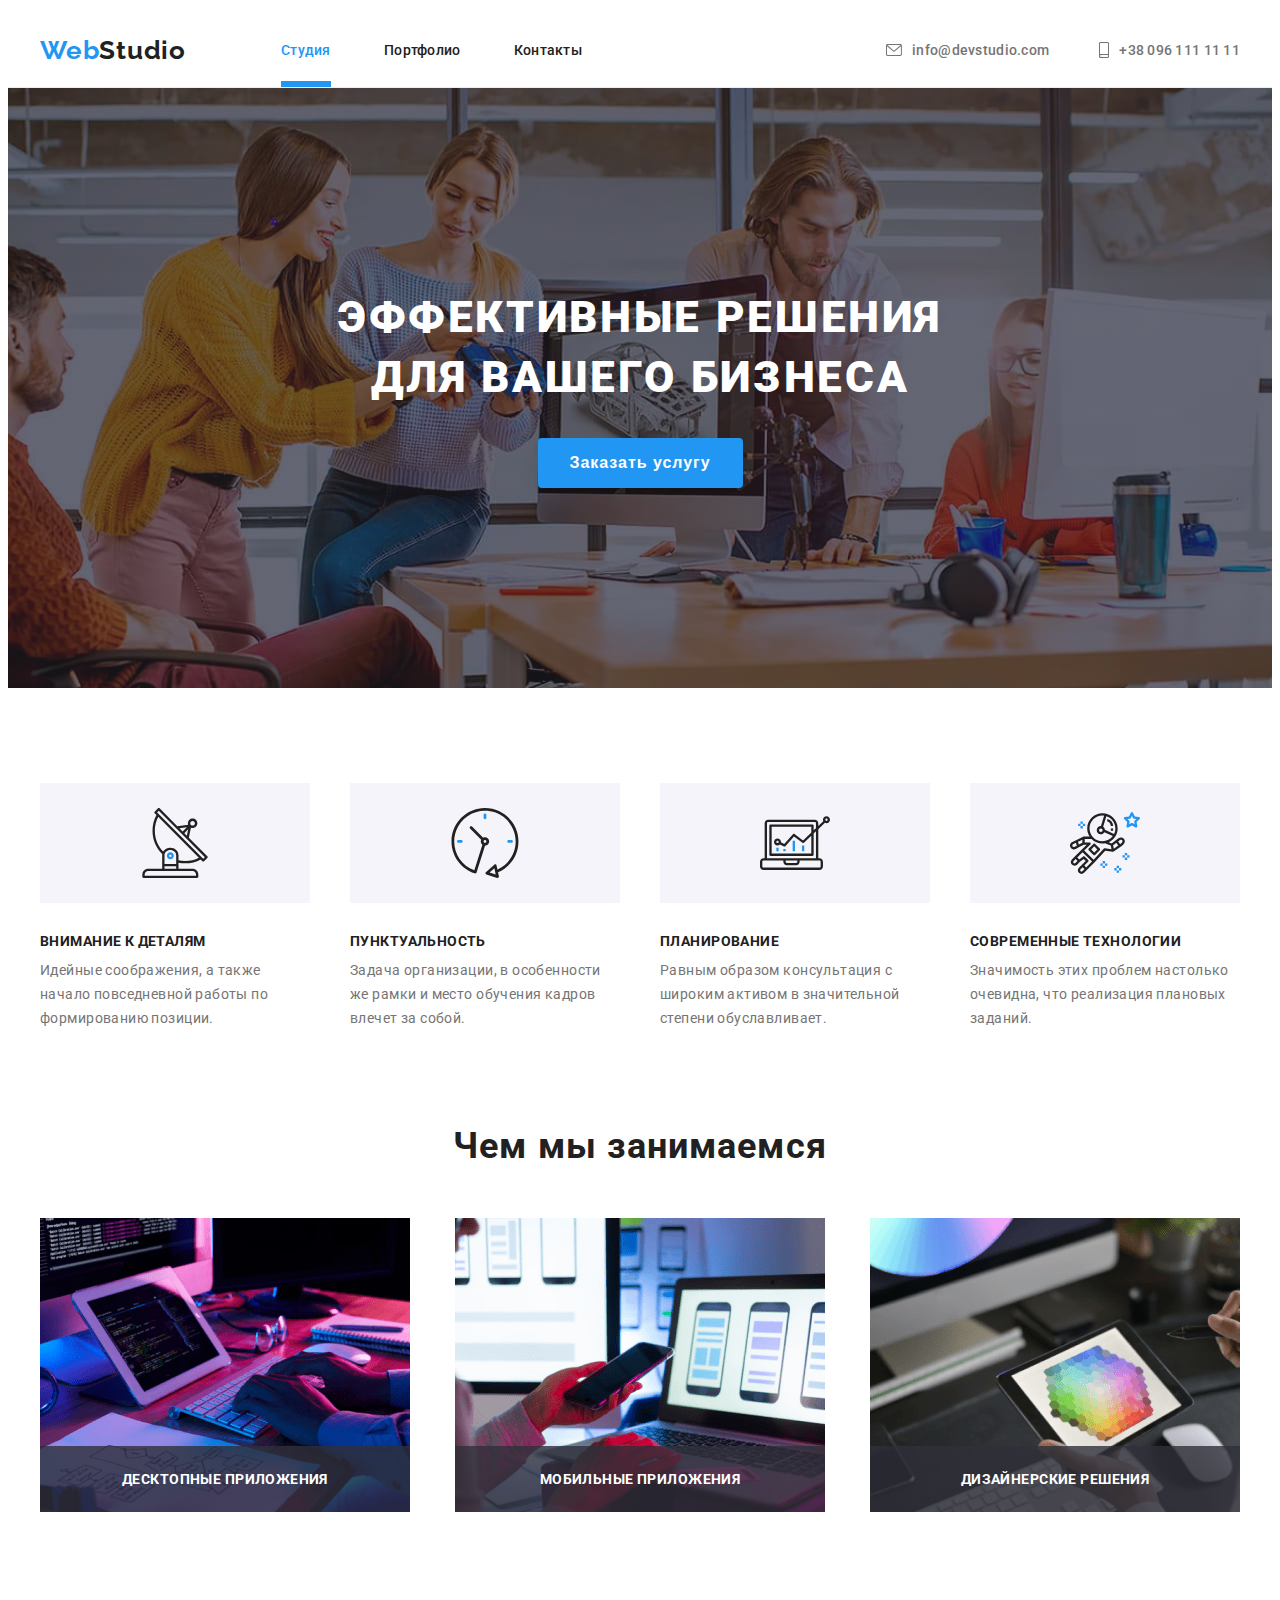
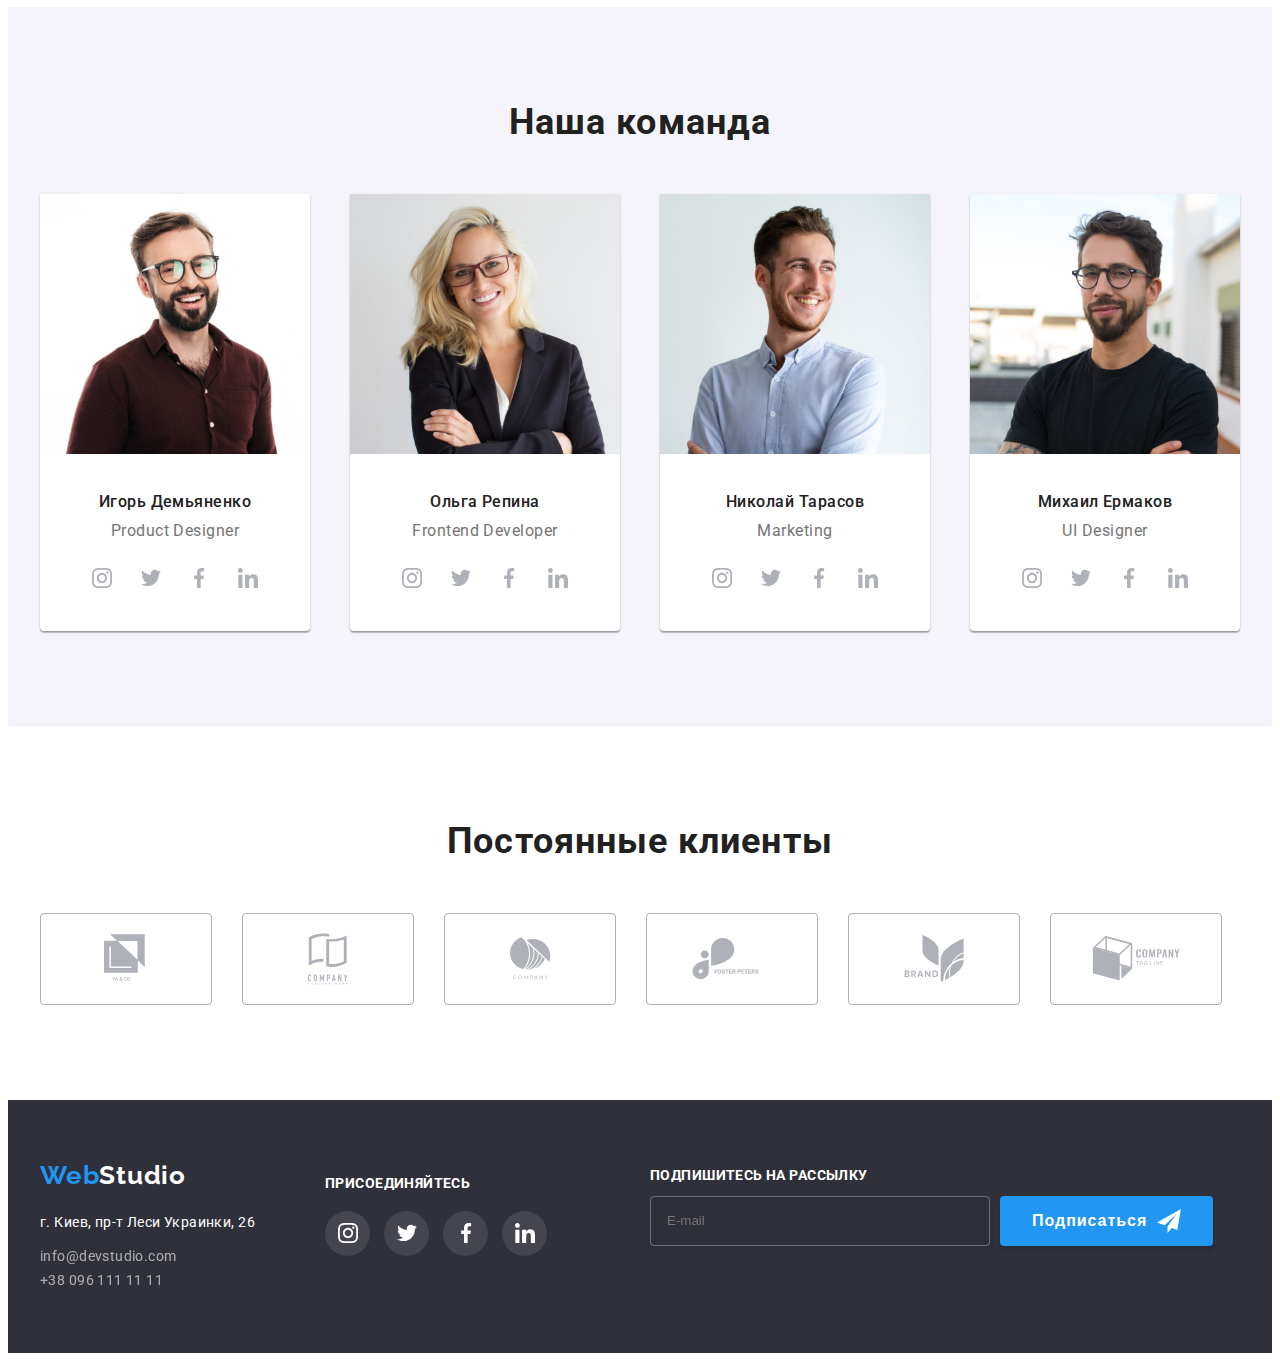
<file: index.html>
<!DOCTYPE html>
<html lang="ru">

<head>
    <meta charset="UTF-8" />
    <meta name="viewport" content="width=device-width, initial-scale=1.0" />
    <title>Студия</title>
    <link
        href="https://fonts.googleapis.com/css2?family=Raleway:wght@700&family=Roboto:wght@400;500;700;900&display=swap"
        rel="stylesheet" />
    <link rel="stylesheet" href="https://cdnjs.cloudflare.com/ajax/libs/modern-normalize/1.0.0/modern-normalize.min.css"
        integrity="sha512-ISS7cAi1PEhQ8jnbJpJZMd29NlhNj4AWYyLOSp2CE/CsHxTCu+r+t0D2yoJudVrd0/8fTVPUVDzY5Tvli75u/g=="
        crossorigin="anonymous" />
    <link rel="stylesheet" href="./css/main.min.css">
</head>

<body>
    <!-- навигация+лого -->
    <header class="header">
        <div class="container">
            <nav class="main-nav">
                <a href="./index.html" class="logo"><span>Web</span>Studio</a>
                <ul class="list">
                    <li class="site-nav item">
                        <a href="" class="nav-border current">Студия</a>
                    </li>
                    <li class="site-nav item">
                        <a href="./portfolio.html">Портфолио</a>
                    </li>
                    <li class="site-nav item">
                        <a href="">Контакты</a>
                    </li>
                </ul>
                <ul class="header-mail-tel">
                    <li class="header-center">
                        <a href="" class="link-icons-header item header-center">
                            <svg class="icon-contacts-header" width="16" height="12">
                                <use href="./img/sprite.svg#icon-envelope"></use>
                            </svg>
                            info@devstudio.com
                        </a>
                        <a href="" class="link-icons-header item header-center">
                            <svg class="icon-contacts-header" width="10" height="16">
                                <use href="./img/sprite.svg#icon-smartphone"></use>
                            </svg>
                            +38 096 111 11 11
                        </a>
                    </li>
                </ul>
            </nav>
        </div>
    </header>
    <main>
        <!-- Герой -->
        <div class="overlay">
            <section class="hero">
                <div class="container">
                    <h1 class="hero-title">
                        Эффективные решения<br />для вашего бизнеса
                    </h1>
                    <button class="button btn" data-modal-open>Заказать услугу</button>
                </div>
            </section>
        </div>
        <!-- Особенности -->
        <section class="section no-padding-bottom">
            <div class="container">
                <!-- <h2>Особенности</h2> -->
                <ul class="section-features list">
                    <li class="features-icons">
                        <div class="background">
                            <svg class="icons-items" width="70" height="70">
                                <use href="./img/sprite.svg#icon-antenna"></use>
                            </svg>
                        </div>
                        <h3 class="section-title-features">Внимание к деталям</h3>
                        <p class="selection-text">
                            Идейные соображения, а также начало повседневной работы по
                            формированию позиции.
                        </p>
                    </li>
                    <li class="features-icons">
                        <div class="background">
                            <svg class="icons-items" width="70" height="70">
                                <use href="./img/sprite.svg#icon-clock"></use>
                            </svg>
                        </div>
                        <h3 class="section-title-features">Пунктуальность</h3>
                        <p class="selection-text">
                            Задача организации, в особенности же рамки и место обучения
                            кадров влечет за собой.
                        </p>
                    </li>
                    <li class="features-icons">
                        <div class="background">
                            <svg class="icons-items" width="70" height="70">
                                <use href="./img/sprite.svg#icon-diagram"></use>
                            </svg>
                        </div>
                        <h3 class="section-title-features">Планирование</h3>
                        <p class="selection-text">
                            Равным образом консультация с широким активом в значительной
                            степени обуславливает.
                        </p>
                    </li>
                    <li class="features-icons">
                        <div class="background">
                            <svg class="icons-items" width="70" height="70">
                                <use href="./img/sprite.svg#icon-astronaut"></use>
                            </svg>
                        </div>
                        <h3 class="section-title-features">Современные технологии</h3>
                        <p class="selection-text">
                            Значимость этих проблем настолько очевидна, что реализация
                            плановых заданий.
                        </p>
                    </li>
                </ul>
            </div>
        </section>
        <!-- Чем мы занимаемся -->
        <section class="section">
            <div class="container">
                <h2 class="section-title">Чем мы занимаемся</h2>
                <ul class="img-works list">
                    <li class="works-items list">
                        <img src="./img/img.png" alt="компьютер" width="370" />
                        <p class="img-works-title">Десктопные приложения</p>
                    </li>
                    <li class="works-items">
                        <img src="./img/img1.png" alt="телефон" width="370" />
                        <p class="img-works-title">Мобильные приложения</p>
                    </li>
                    <li class="works-items">
                        <img src="./img/img2.png" alt="планшет" width="370" />
                        <p class="img-works-title">Дизайнерские решения</p>
                    </li>
                </ul>
            </div>
        </section>
        <!-- Наша команда -->
        <section class="section center team no-padding-bottom">
            <div class="container">
                <h2 class="section-title">Наша команда</h2>
                <ul class="section-names list">
                    <li class="section-names-shadow">
                        <img src="./img/1.jpg" alt="Игорь" width="270" />
                        <div class="section-title-name-position">
                            <h3 class="section-title-names">Игорь Демьяненко</h3>
                            <p class="section-title-position">Product Designer</p>
                            <a href="" class="link-social-icons decoration-no">
                                <svg class="names-social-icons" width="20" height="20">
                                    <use href="./img/sprite.svg#icon-instagram">
                                    </use>
                                </svg>
                            </a>
                            <a href="" class="link-social-icons decoration-no">
                                <svg class="" width="20" height="20">
                                    <use href="./img/sprite.svg#icon-twitter">
                                    </use>
                                </svg>
                            </a>
                            <a href="" class="link-social-icons decoration-no">
                                <svg class="" width="20" height="20">
                                    <use href="./img/sprite.svg#icon-facebook">
                                    </use>
                                </svg>
                            </a>
                            <a href="" class="link-social-icons decoration-no">
                                <svg class="" width="20" height="20">
                                    <use href="./img/sprite.svg#icon-linkedin">
                                    </use>
                                </svg>
                            </a>
                        </div>
                    </li>
                    <li class="section-names-shadow">
                        <img src="./img/2.jpg" alt="Ольга" width="270" />
                        <div class="section-title-name-position list">
                            <h3 class="section-title-names">Ольга Репина</h3>
                            <p class="section-title-position">Frontend Developer</p>
                            <a href="" class="link-social-icons decoration-no">
                                <svg class="names-social-icons" width="20" height="20">
                                    <use href="./img/sprite.svg#icon-instagram">
                                    </use>
                                </svg>
                            </a>
                            <a href="" class="link-social-icons decoration-no">
                                <svg class="names-social-icons" width="20" height="20">
                                    <use href="./img/sprite.svg#icon-twitter">
                                    </use>
                                </svg>
                            </a>
                            <a href="" class="link-social-icons decoration-no">
                                <svg class="names-social-icons" width="20" height="20">
                                    <use href="./img/sprite.svg#icon-facebook">
                                    </use>
                                </svg>
                            </a>
                            <a href="" class="link-social-icons decoration-no">
                                <svg class="names-social-icons" width="20" height="20">
                                    <use href="./img/sprite.svg#icon-linkedin">
                                    </use>
                                </svg>
                            </a>
                        </div>
                    </li>
                    <li class="section-names-shadow">
                        <img src="./img/3.jpg" alt="Николай" width="270" />
                        <div class="section-title-name-position">
                            <h3 class="section-title-names">Николай Тарасов</h3>
                            <p class="section-title-position">Marketing</p>
                            <a href="" class="link-social-icons decoration-no">
                                <svg class="names-social-icons" width="20" height="20">
                                    <use href="./img/sprite.svg#icon-instagram">
                                    </use>
                                </svg>
                            </a>
                            <a href="" class="link-social-icons decoration-no">
                                <svg class="names-social-icons" width="20" height="20">
                                    <use href="./img/sprite.svg#icon-twitter">
                                    </use>
                                </svg>
                            </a>
                            <a href="" class="link-social-icons decoration-no">
                                <svg class="names-social-icons" width="20" height="20">
                                    <use href="./img/sprite.svg#icon-facebook">
                                    </use>
                                </svg>
                            </a>
                            <a href="" class="link-social-icons decoration-no">
                                <svg class="names-social-icons" width="20" height="20">
                                    <use href="./img/sprite.svg#icon-linkedin">
                                    </use>
                                </svg>
                            </a>
                        </div>
                    </li>
                    <li class="section-names-shadow">
                        <img src="./img/4.jpg" alt="Михаил" width="270" />
                        <div class="section-title-name-position">
                            <h3 class="section-title-names">Михаил Ермаков</h3>
                            <p class="section-title-position">UI Designer</p>
                            <a href="" class="link-social-icons decoration-no">
                                <svg class="names-social-icons" width="20" height="20">
                                    <use href="./img/sprite.svg#icon-instagram">
                                    </use>
                                </svg>
                            </a>
                            <a href="" class="link-social-icons decoration-no">
                                <svg class="names-social-icons" width="20" height="20">
                                    <use href="./img/sprite.svg#icon-twitter">
                                    </use>
                                </svg>
                            </a>
                            <a href="" class="link-social-icons decoration-no">
                                <svg class="names-social-icons" width="20" height="20">
                                    <use href="./img/sprite.svg#icon-facebook">
                                    </use>
                                </svg>
                            </a>
                            <a href="" class="link-social-icons decoration-no">
                                <svg class="names-social-icons" width="20" height="20">
                                    <use href="./img/sprite.svg#icon-linkedin">
                                    </use>
                                </svg>
                            </a>
                        </div>
                    </li>
                </ul>
            </div>
        </section>
        <!-- Постоянные клиенты -->
        <section class="section center">
            <div class="container">
                <h2 class="section-title">Постоянные клиенты</h2>
                <ul class="clients list">
                    <li class="">
                        <a href="" class="clients-button list">
                            <svg class="clients-icons" width="45px" height="50px">
                                <use href="./img/sprite.svg#icon-logo-1"></use>
                            </svg>
                        </a>
                    </li>
                    <li class="">
                        <a href="" class="clients-button list">
                            <svg class="clients-icons" width="40px" height="52px">
                                <use href="./img/sprite.svg#icon-logo-2"></use>
                            </svg>
                        </a>
                    </li>
                    <li class="">
                        <a href="" class="clients-button list">
                            <svg class="clients-icons" width="41px" height="43px">
                                <use href="./img/sprite.svg#icon-logo-3"></use>
                            </svg>
                        </a>
                    </li>
                    <li class="">
                        <a href="" class="clients-button list">
                            <svg class="clients-icons" width="80px" height="42px">
                                <use href="./img/sprite.svg#icon-logo-4"></use>
                            </svg>
                        </a>
                    </li>
                    <li class="">
                        <a href="" class="clients-button list">
                            <svg class="clients-icons" width="60px" height="47px">
                                <use href="./img/sprite.svg#icon-logo-5"></use>
                            </svg>
                        </a>
                    </li>
                    <li class="">
                        <a href="" class="clients-button list">
                            <svg class="clients-icons" width="89px" height="45px">
                                <use href="./img/sprite.svg#icon-logo-6"></use>
                            </svg>
                        </a>
                    </li>
                </ul>
            </div>
        </section>
    </main>
    <!-- Подвал -->
    <footer class="footer">
        <div class="container footer-container-list">
            <div class="footer-container">
                <div class="footer-container-items">
                    <a href="./index.html" class="logo-footer"><span>Web</span>Studio</a>
                </div>
                <ul class="footer-contacts footer-container-items list">
                    <li class="footer-address">г. Киев, пр-т Леси Украинки, 26</li>
                    <li class="footer-address-mail-tel">
                        <a href="mailto:">info@devstudio.com</a>
                    </li>
                    <li class="footer-address-mail-tel">
                        <a href="tel:">+38 096 111 11 11</a>
                    </li>
                </ul>
            </div>
            <ul class="footer-icons list">
                <li class="">
                    <h3 class="section-title-footer">присоединяйтесь</h3>
                    <a href="" class="link-social-icons-footer">
                        <svg class="" width="20" height="20">
                            <use href="./img/sprite.svg#icon-instagram">
                            </use>
                        </svg>
                    </a>
                    <a href="" class="link-social-icons-footer">
                        <svg class="" width="20" height="20">
                            <use href="./img/sprite.svg#icon-twitter">
                            </use>
                        </svg>
                    </a>
                    <a href="" class="link-social-icons-footer">
                        <svg class="" width="20" height="20">
                            <use href="./img/sprite.svg#icon-facebook">
                            </use>
                        </svg>
                    </a>
                    <a href="" class="link-social-icons-footer">
                        <svg class="" width="20" height="20">
                            <use href="./img/sprite.svg#icon-linkedin">
                            </use>
                        </svg>
                    </a>
                </li>
            </ul>
            <form action="#" class="footer-form">
                <p class="form-field"> Подпишитесь на рассылку
                    <span class="form-field-imput">
                        <label for="email">
                            <input type="email" placeholder="E-mail" id="email" class="footer-form-email">
                        </label>
                        <button class="button btn btn-center" type="submit">Подписаться
                            <svg class="telegramm-icon" width="24" height="24">
                                <use href="./img/sprite.svg#telegram-icon"></use>
                            </svg>
                        </button>
                    </span>
                </p>
            </form>
        </div>
    </footer>
    <div class="backdrop is-hidden" data-modal>
        <div class="modal">
            <button type="button" class="close-btn" data-modal-close>
                <svg width="18" height="18">
                    <use href="./img/sprite.svg#icon-close-black-18dp">
                    </use>
                </svg>
            </button>
            <form action="#" class="form-modal">
                <p>Оставьте свои данные, мы вам перезвоним</p>
                <label>Имя
                    <input type="text" name="user-name">
                    <svg width="18" height="18" class="form-modal-icons">
                        <use href="./img/sprite.svg#icon-person-black">
                        </use>
                    </svg>
                </label>
                <label>Телефон
                    <input type="tel" name="user-tel">
                    <svg width="18" height="18" class="form-modal-icons">
                        <use href="./img/sprite.svg#icon-phone-black">
                        </use>
                    </svg>
                </label>
                <label>Почта
                    <input type="email" name="user-name">
                    <svg width="18" height="18" class="form-modal-icons">
                        <use href="./img/sprite.svg#icon-email-black">
                        </use>
                    </svg>
                </label>
                <label>Комментарий</label>
                <textarea name="coments" placeholder="Введите текст"></textarea>
                <span>
                    <input type="checkbox" class="modal-check visually-hidden" name="checkbox" id="user-checkbox"
                        value="accept-checkbox">
                    <label for="user-checkbox" class="modal-check-text">Соглашаюсь с рассылкой и принимаю
                        <a href="#" class="link-modal-form-checkbox"> Условия
                            договора</a></label>
                </span>
                <button class="button btn" type="submit">Отправить
                </button>
            </form>
        </div>
    </div>
    <script src="./js/modal.js"></script>
</body>

</html>
</file>
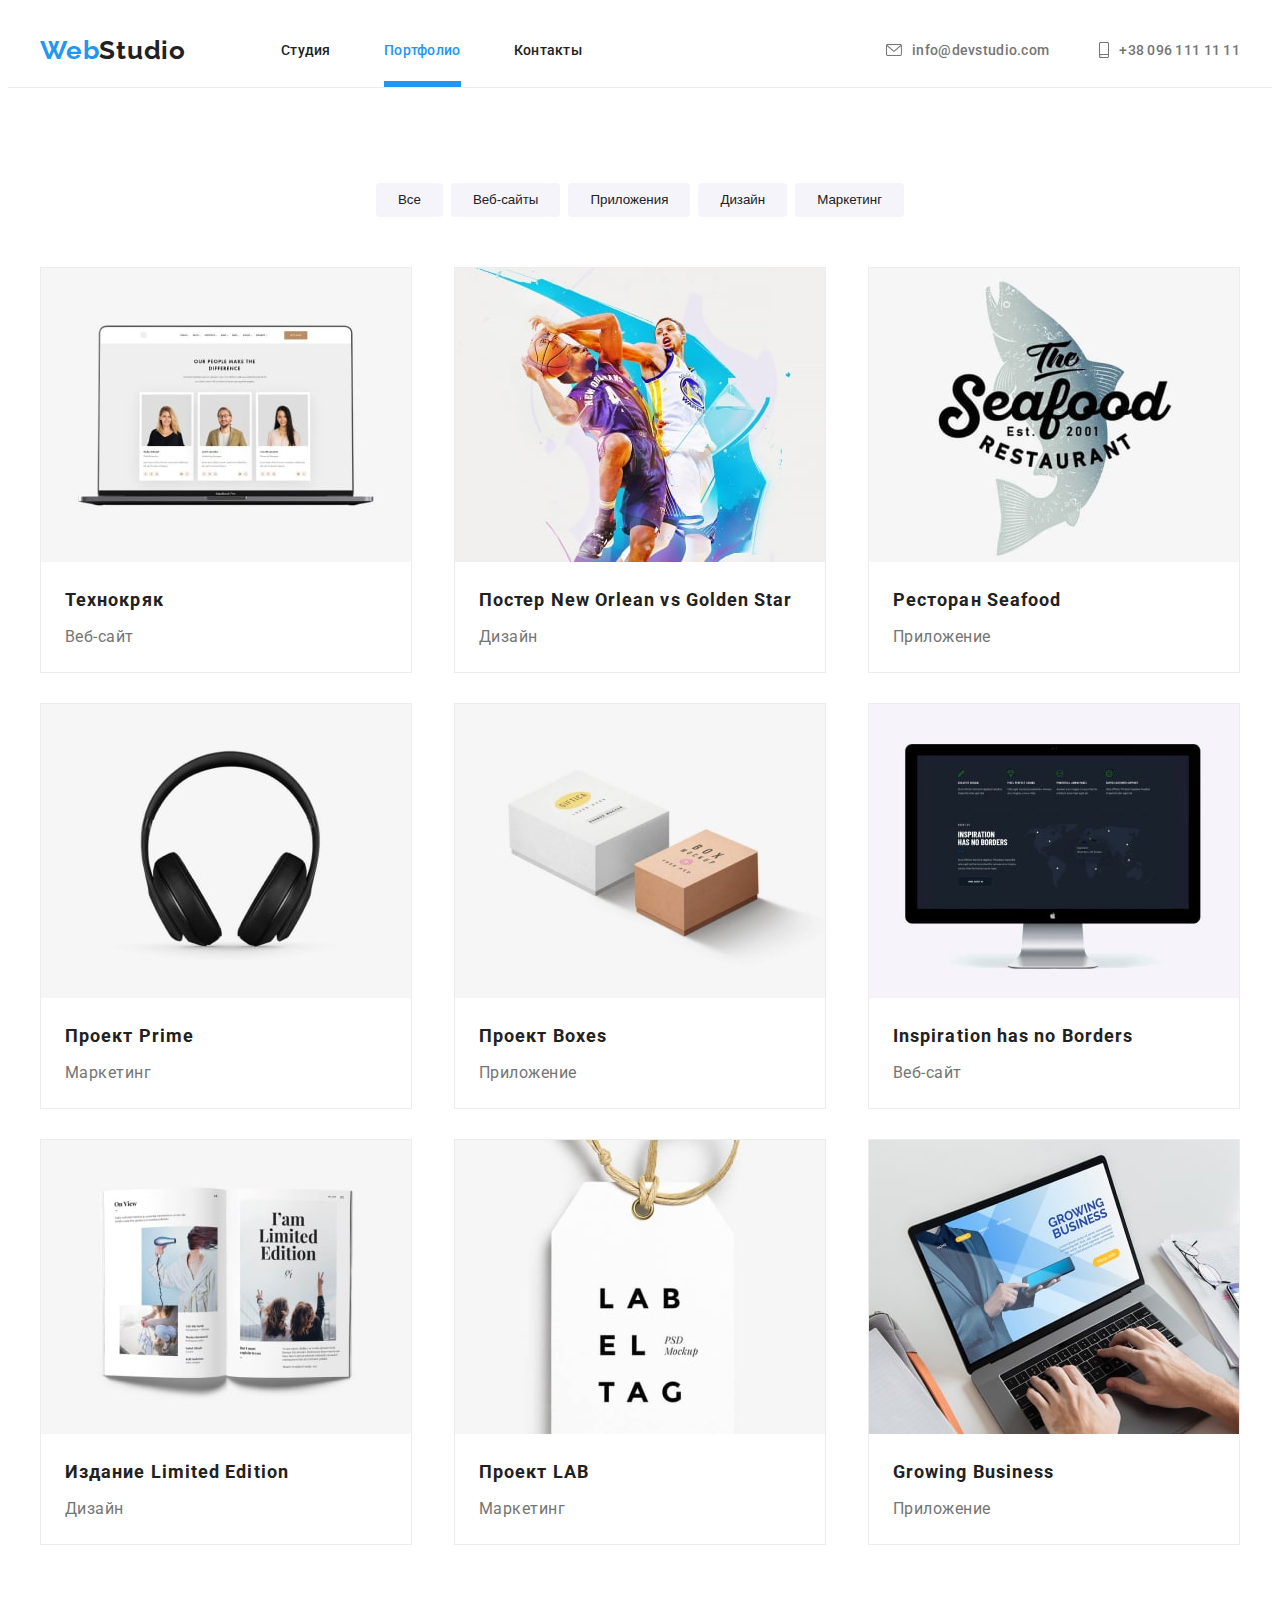
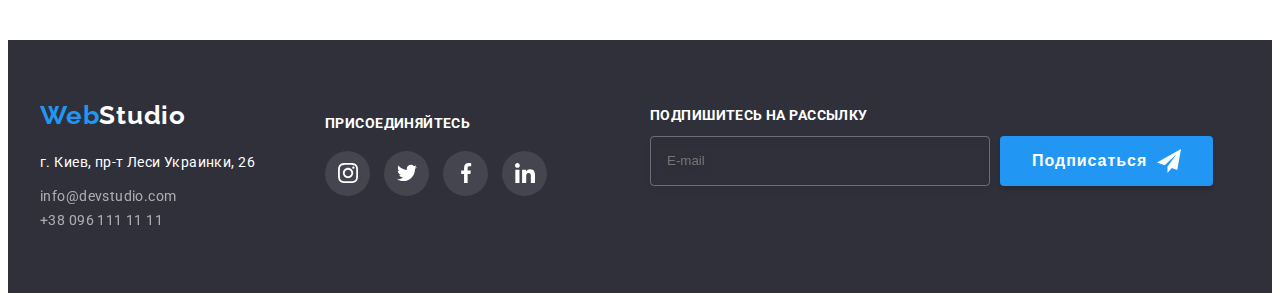
<file: portfolio.html>
<!DOCTYPE html>
<html lang="ru">

<head>
    <meta charset="UTF-8">
    <meta name="viewport" content="width=device-width, initial-scale=1.0">
    <title>Портфолио</title>
    <link
        href="https://fonts.googleapis.com/css2?family=Raleway:wght@700&family=Roboto:wght@400;500;700;900&display=swap"
        rel="stylesheet">
    <link rel="stylesheet" href="https://cdnjs.cloudflare.com/ajax/libs/modern-normalize/1.0.0/modern-normalize.min.css"
        integrity="sha512-ISS7cAi1PEhQ8jnbJpJZMd29NlhNj4AWYyLOSp2CE/CsHxTCu+r+t0D2yoJudVrd0/8fTVPUVDzY5Tvli75u/g=="
        crossorigin="anonymous" />
    <link rel="stylesheet" href="./css/main.min.css">
</head>

<body>
    <!-- навигация+лого -->
    <header class="header">
        <div class="container">
            <nav class="main-nav">
                <a href="./index.html" class="logo"><span>Web</span>Studio</a>
                <ul class="list">
                    <li class="site-nav">
                        <a href="./index.html">Студия</a>
                    </li>
                    <li class="site-nav">
                        <a href="./portfolio.html" class="nav-border current">Портфолио</a>
                    </li>
                    <li class="site-nav">
                        <a href="">Контакты</a>
                    </li>
                </ul>
                <ul class="header-mail-tel">
                    <li class="header-center">
                        <a href="" class="link-icons-header item header-center">
                            <svg class="icon-contacts-header" width="16" height="12">
                                <use href="./img/sprite.svg#icon-envelope"></use>
                            </svg>
                            info@devstudio.com
                        </a>
                        <a href="" class="link-icons-header item header-center">
                            <svg class="icon-contacts-header" width="10" height="16">
                                <use href="./img/sprite.svg#icon-smartphone"></use>
                            </svg>
                            +38 096 111 11 11
                        </a>
                    </li>
                </ul>
            </nav>
        </div>
    </header>
    <!-- Портфолио  -->
    <main>
        <section class="section no-margin-bottom">
            <div class="container">
                <ul class="button-portfolio">
                    <li class="item"><button class="button-portfolio-item">Все</button></li>
                    <li class="item"><button class="button-portfolio-item"> Веб-сайты</button></li>
                    <li class="item"><button class="button-portfolio-item">Приложения</button></li>
                    <li class="item"><button class="button-portfolio-item">Дизайн</button></li>
                    <li class="item"><button class="button-portfolio-item">Маркетинг</button></li>
                </ul>
                <ul class="portfolio-works list">
                    <li class="outline">
                        <a href="" class="portfolio-works-link">
                            <div class="portfolio-works-wrapper">
                                <img src="./img/img3.jpg" alt="Технокряк" width="370">
                                <p class="portfolio-img-title">Технокряк это современная площадка распространения
                                    коронавируса.
                                    Компании используют эту платформу для цифрового
                                    шпионажа и атак на защищённые сервера конкурентов.</p>
                            </div>
                            <div class="portfolio-title-text">
                                <h2 class="portfolio-works-title">Технокряк</h2>
                                <p class="portfolio-works-text">Веб-сайт</p>
                            </div>
                        </a>
                    </li>
                    <li class="outline">
                        <a href="" class="portfolio-works-link">
                            <div class="portfolio-works-wrapper">
                                <img src="./img/img4.jpg" alt="Постер" width="370">
                                <p class="portfolio-img-title">Технокряк это современная площадка распространения
                                    коронавируса.
                                    Компании используют эту платформу для цифрового
                                    шпионажа и атак на защищённые сервера конкурентов.</p>
                            </div>
                            <div class="portfolio-title-text">
                                <h2 class="portfolio-works-title">Постер New Orlean vs Golden Star</h2>
                                <p class="portfolio-works-text">Дизайн</p>
                            </div>
                        </a>
                    </li>
                    <li class="outline">
                        <a href="" class="portfolio-works-link">
                            <div class="portfolio-works-wrapper">
                                <img src="./img/img5.jpg" alt="Ресторан" width="370">
                                <p class="portfolio-img-title">Технокряк это современная площадка распространения
                                    коронавируса.
                                    Компании используют эту платформу для цифрового
                                    шпионажа и атак на защищённые сервера конкурентов.</p>
                            </div>
                            <div class="portfolio-title-text">
                                <h2 class="portfolio-works-title">Ресторан Seafood</h2>
                                <p class="portfolio-works-text">Приложение</p>
                            </div>
                        </a>
                    </li>
                    <li class="outline">
                        <a href="" class="portfolio-works-link">
                            <div class="portfolio-works-wrapper">
                                <img src="./img/img6.jpg" alt="Проект" width="370">
                                <p class="portfolio-img-title">Технокряк это современная площадка распространения
                                    коронавируса.
                                    Компании используют эту платформу для цифрового
                                    шпионажа и атак на защищённые сервера конкурентов.</p>
                            </div>
                            <div class="portfolio-title-text">
                                <h2 class="portfolio-works-title">Проект Prime</h2>
                                <p class="portfolio-works-text">Маркетинг</p>
                            </div>
                        </a>
                    </li>
                    <li class="outline">
                        <a href="" class="portfolio-works-link">
                            <div class="portfolio-works-wrapper">
                                <img src="./img/img7.jpg" alt="Проект Boxes" width="370">
                                <p class="portfolio-img-title">Технокряк это современная площадка распространения
                                    коронавируса.
                                    Компании используют эту платформу для цифрового
                                    шпионажа и атак на защищённые сервера конкурентов.</p>
                            </div>
                            <div class="portfolio-title-text">
                                <h2 class="portfolio-works-title">Проект Boxes</h2>
                                <p class="portfolio-works-text">Приложение</p>
                            </div>
                        </a>
                    </li>
                    <li class="outline">
                        <a href="" class="portfolio-works-link">
                            <div class="portfolio-works-wrapper">
                                <img src="./img/img8.jpg" alt="Inspiration" width="370">
                                <p class="portfolio-img-title">Технокряк это современная площадка распространения
                                    коронавируса.
                                    Компании используют эту платформу для цифрового
                                    шпионажа и атак на защищённые сервера конкурентов.</p>
                            </div>
                            <div class="portfolio-title-text">
                                <h2 class="portfolio-works-title">Inspiration has no Borders</h2>
                                <p class="portfolio-works-text">Веб-сайт</p>
                            </div>
                        </a>
                    </li>
                    <li class="outline">
                        <a href="" class="portfolio-works-link">
                            <div class="portfolio-works-wrapper">
                                <img src="./img/img9.jpg" alt="Издание" width="370">
                                <p class="portfolio-img-title">Технокряк это современная площадка распространения
                                    коронавируса.
                                    Компании используют эту платформу для цифрового
                                    шпионажа и атак на защищённые сервера конкурентов.</p>
                            </div>
                            <div class="portfolio-title-text">
                                <h2 class="portfolio-works-title">Издание Limited Edition</h2>
                                <p class="portfolio-works-text">Дизайн</p>
                            </div>
                        </a>
                    </li>
                    <li class="outline">
                        <a href="" class="portfolio-works-link">
                            <div class="portfolio-works-wrapper">
                                <img src="./img/img10.jpg" alt="Проект LAB" width="370">
                                <p class="portfolio-img-title">Технокряк это современная площадка распространения
                                    коронавируса.
                                    Компании используют эту платформу для цифрового
                                    шпионажа и атак на защищённые сервера конкурентов.</p>
                            </div>
                            <div class="portfolio-title-text">
                                <h2 class="portfolio-works-title">Проект LAB</h2>
                                <p class="portfolio-works-text">Маркетинг</p>
                            </div>
                        </a>
                    </li>
                    <li class="outline">
                        <a href="" class="portfolio-works-link">
                            <div class="portfolio-works-wrapper">
                                <img src="./img/img11.jpg" alt="Михаил" width="370">
                                <p class="portfolio-img-title">Технокряк это современная площадка распространения
                                    коронавируса.
                                    Компании используют эту платформу для цифрового
                                    шпионажа и атак на защищённые сервера конкурентов.</p>
                            </div>
                            <div class="portfolio-title-text">
                                <h2 class="portfolio-works-title">Growing Business</h2>
                                <p class="portfolio-works-text">Приложение</p>
                            </div>
                        </a>
                    </li>
                </ul>
            </div>
        </section>
    </main>
    <!-- Подвал -->
    <footer class="footer">
        <div class="container footer-container-list">
            <div class="footer-container">
                <div class="footer-container-items">
                    <a href="./index.html" class="logo-footer"><span>Web</span>Studio</a>
                </div>
                <ul class="footer-contacts footer-container-items list">
                    <li class="footer-address">г. Киев, пр-т Леси Украинки, 26</li>
                    <li class="footer-address-mail-tel">
                        <a href="mailto:">info@devstudio.com</a>
                    </li>
                    <li class="footer-address-mail-tel">
                        <a href="tel:">+38 096 111 11 11</a>
                    </li>
                </ul>
            </div>
            <ul class="footer-icons list">
                <li class="">
                    <h3 class="section-title-footer">присоединяйтесь</h3>
                    <a href="" class="link-social-icons-footer">
                        <svg class="" width="20" height="20">
                            <use href="./img/sprite.svg#icon-instagram">
                            </use>
                        </svg>
                    </a>
                    <a href="" class="link-social-icons-footer">
                        <svg class="" width="20" height="20">
                            <use href="./img/sprite.svg#icon-twitter">
                            </use>
                        </svg>
                    </a>
                    <a href="" class="link-social-icons-footer">
                        <svg class="" width="20" height="20">
                            <use href="./img/sprite.svg#icon-facebook">
                            </use>
                        </svg>
                    </a>
                    <a href="" class="link-social-icons-footer">
                        <svg class="" width="20" height="20">
                            <use href="./img/sprite.svg#icon-linkedin">
                            </use>
                        </svg>
                    </a>
                </li>
            </ul>
            <form action="#" class="footer-form">
                <p class="form-field"> Подпишитесь на рассылку
                    <span class="form-field-imput">
                        <label for="email">
                            <input type="email" placeholder="E-mail" id="email" class="footer-form-email">
                        </label>
                        <button class="button btn btn-center" type="submit">Подписаться
                            <svg class="telegramm-icon" width="24" height="24">
                                <use href="./img/sprite.svg#telegram-icon"></use>
                            </svg>
                        </button>
                    </span>
                </p>
            </form>
        </div>
    </footer>

</body>

</html>
</file>
<file: css/main.min.css>
body{background:#ffffff;color:#212121;font-family:Roboto, sans-serif}h1,h2,h3,h4,p{margin:0}.list{padding:0;margin:0}.container{width:1200px;padding-left:15px;padding-right:15px;margin-left:auto;margin-right:auto}.visually-hidden{position:absolute !important;clip:rect(1px 1px 1px 1px);clip:rect(1px, 1px, 1px, 1px);padding:0 !important;border:0 !important;height:1px !important;width:1px !important;overflow:hidden}:root{--primary-text-color: #212121;--title-text-color: #757575;--accent-color: #2196f3;--white-color: #ffffff;--background: #2f303a;--button-bgr: #f5f4fa;--bacground-secondary: #f5f4fa;--icons: #afb1b8;--timing-function: cubic-bezier(0.4, 0, 0.2, 1)}.header{font-size:14px;line-height:1.142;letter-spacing:0.02em;padding-top:20px;padding-bottom:15px;border-bottom:1px solid #ececec}.main-nav{display:flex;align-items:center}.site-nav{display:initial;position:relative;padding-top:25px;padding-bottom:29px;left:0;bottom:0;margin-left:50px}.site-nav a{color:var(--primary-text-color);text-decoration:none;font-weight:500;margin:0;transition-property:color;transition-duration:250ms;transition-timing-function:cubic-bezier(0.4, 0, 0.2, 1)}.site-nav a:hover,.site-nav a:focus{color:var(--accent-color)}.site-nav::after{content:"";position:absolute;left:0;bottom:0;display:block;width:0%;height:5px;background-color:var(--accent-color);transition:width 250ms var(--timing-function)}.site-nav:hover::after,.site-nav:focus::after{width:100%}.site-nav .item+.item{margin-left:40px}.site-nav .item{list-style:none;margin-left:90px}.nav-border.current{color:var(--accent-color)}.current{border-bottom:solid 6px var(--accent-color);padding-bottom:23px;width:100%}.header-mail-tel{align-items:center;font-weight:500;margin-left:auto;list-style:none}.header-mail-tel .item+.item{padding-left:50px}.header-center{display:flex;align-items:center}.link-icons-header:hover .icon-contacts-header,.link-icons-header:focus .icon-contacts-header{fill:var(--accent-color)}.icon-contacts-header{fill:var(--title-text-color);margin-right:10px;transition-property:fill;transition-duration:250ms;transition-timing-function:cubic-bezier(0.4, 0, 0.2, 1)}.link-icons-header{color:var(--title-text-color);text-decoration:none;transition-property:color;transition-duration:250ms;transition-timing-function:cubic-bezier(0.4, 0, 0.2, 1)}.link-icons-header:hover,.link-icons-header:focus{color:var(--accent-color)}.overlay{max-width:1600px;min-height:600px;margin-left:auto;margin-right:auto;background-image:linear-gradient(to right, rgba(47,48,58,0.4), rgba(47,48,58,0.4)),url(../img/bg.jpg);background-repeat:no-repeat;background-position:center;background-size:cover}.hero{text-align:center;margin:0;padding-bottom:200px;padding-top:200px}.hero-title{margin:0;font-weight:900;font-size:44px;line-height:1.363;letter-spacing:0.06em;text-transform:uppercase;color:var(--white-color);padding-bottom:30px}.footer{background:var(--background);padding-top:60px;padding-bottom:60px}.footer-contacts{font-size:14px;line-height:1.714;letter-spacing:0.03em;list-style:none;padding-top:20px}.footer-address,.footer-address-mail-tel a{text-decoration:none;color:var(--white-color);padding-bottom:10px}.footer-address-mail-tel a{color:var(--white-color);opacity:60%;padding-bottom:10px}.footer-address-mail-tel a:hover,.footer-address-mail-tel a:focus{color:var(--accent-color);opacity:100%}.logo-footer span{color:var(--accent-color)}.footer-icons{display:flex;list-style:none;margin-left:70px}.footer-container-list{display:flex}.section-title-footer{color:var(--white-color);font-weight:700;font-size:14px;line-height:1.142;text-transform:uppercase;padding-top:15px;padding-bottom:20px;letter-spacing:0.03em}.link-social-icons-footer{display:inline-flex;justify-content:center;align-items:center;width:45px;height:45px;border-radius:50%;background-color:rgba(255,255,255,0.1);fill:var(--white-color);margin-right:10px;transition-property:background-color;transition-duration:250ms;transition-timing-function:cubic-bezier(0.4, 0, 0.2, 1)}.link-social-icons-footer:hover,.link-social-icons-footer:focus{background-color:var(--accent-color)}.footer-form{margin-left:93px;font-weight:bold;font-size:14px;line-height:16px;letter-spacing:0.875;text-transform:uppercase;color:var(--white-color)}.form-field{display:flex;flex-direction:column;padding-top:15px;font-weight:bold;font-size:14px;line-height:0.875px;letter-spacing:0.03em;text-transform:uppercase}.form-field-imput{display:flex;align-items:center;padding-top:20px}.footer-form-email{border:1px solid rgba(255,255,255,0.3);box-sizing:border-box;filter:drop-shadow(0px 4px 4px rgba(0,0,0,0.15));border-radius:4px;width:340px;height:50px;background:transparent;padding-left:16px;margin-right:10px;color:var(--white-color);outline:none}.telegramm-icon{margin-left:10px}.button{min-width:200px;color:var(--white-color);background:var(--accent-color);border-radius:4px;padding:10px 32px;font-weight:bold;font-size:16px;line-height:1.875;text-decoration:none;letter-spacing:0.06em;box-shadow:0px 4px 4px rgba(0,0,0,0.15)}.btn{border:none}.button-portfolio{display:inline-block;list-style:none;font-size:16px;line-height:1.625;letter-spacing:0.03em;padding-bottom:50px;margin:0;padding-left:0}.button-portfolio-item{background-color:var(--button-bgr);border-radius:4px;color:var(--primary-text-color);padding:6px 22px;border:none;line-height:1.625;text-align:center;font-weight:500;transition-property:color, background-color, box-shadow;transition-duration:250ms;transition-timing-function:cubic-bezier(0.4, 0, 0.2, 1)}.button-portfolio-item:hover,.button-portfolio-item:focus{min-width:70px;border-radius:4px;color:var(--white-color);background-color:var(--accent-color);text-align:center;border:none;box-shadow:0px 4px 4px rgba(0,0,0,0.15);cursor:pointer}.button-portfolio{display:flex;justify-content:center}.button-portfolio .item+.item{margin-left:8px}.btn-center{display:flex;align-items:center}.logo,.logo-footer{color:var(--primary-text-color);font-family:Raleway;font-weight:700;font-size:26px;line-height:1.192;letter-spacing:0.03em;text-decoration:none}.logo{margin-right:45px}.logo span{color:var(--accent-color)}.logo-footer{color:var(--white-color)}section{color:var(--title-text-color);font-size:14px;line-height:1.714;letter-spacing:0.03em;padding-top:95px;padding-bottom:95px}section li{list-style:none}.section-features{display:flex;justify-content:space-between}.icons-items{display:flex;margin:auto;height:120px;background-color:var(--bacground-secondary);background-size:270px 120px}.section-title-features{width:270px;color:var(--primary-text-color);font-weight:700;font-size:14px;line-height:1.142;text-transform:uppercase;padding-top:30px;padding-bottom:10px;margin-top:0}.selection-text{width:270px}.section-title{font-weight:700;font-size:36px;line-height:1.166;text-align:center;letter-spacing:0.03em;color:var(--primary-text-color);margin-top:0;padding-bottom:50px}.img-works{display:flex;justify-content:space-between}.works-items{display:flex;position:relative;align-items:flex-end}.img-works-title{background:rgba(47,48,58,0.8);text-transform:uppercase;color:var(--white-color);font-weight:700;font-size:14px;line-height:0.857;text-align:center;position:absolute;width:100%;padding:27px 0}.center{text-align:center}.team{background-color:var(--bacground-secondary);margin-bottom:0;padding-top:95px}.section-names{display:flex;justify-content:space-between;padding-bottom:95px}.section-title-names,.section-title-position{color:var(--primary-text-color);font-weight:500;font-size:16px;line-height:1.187;letter-spacing:0.03em}.section-title-name-position{padding:30px 0}.section-title-position{color:var(--title-text-color);font-weight:normal;padding-top:10px;padding-bottom:16px}.section-names-shadow{background:var(--white-color);box-shadow:0px 1px 3px rgba(0,0,0,0.12),0px 1px 1px rgba(0,0,0,0.14),0px 2px 1px rgba(0,0,0,0.2);border-radius:0px 0px 4px 4px}.decoration-no{text-decoration:none}.link-social-icons{display:inline-flex;justify-content:center;align-items:center;width:45px;height:45px;border-radius:50%;background-color:var(--white-color);fill:var(--icons);transition-property:background-color;transition-duration:250ms;transition-timing-function:cubic-bezier(0.4, 0, 0.2, 1)}.link-social-icons:hover,.link-social-icons:focus{background-color:var(--accent-color);fill:var(--white-color)}.clients{display:flex}.clients-button{display:flex;justify-content:center;align-items:center;width:170px;height:90px;border:1px solid #afb1b8;border-radius:4px;margin-right:30px;background:transparent;cursor:pointer;transition-property:border;transition-duration:250ms;transition-timing-function:cubic-bezier(0.4, 0, 0.2, 1)}.clients-button:hover,.clients-button:focus{border-color:var(--accent-color)}.clients-icons{fill:var(--icons);transition-property:fill;transition-duration:250ms;transition-timing-function:cubic-bezier(0.4, 0, 0.2, 1)}.clients-button:hover .clients-icons,.clients-button:focus .clients-icons{fill:var(--accent-color)}.portfolio-works{display:flex;flex-wrap:wrap;justify-content:space-between;list-style:none}.portfolio-img-title{background:rgba(33,150,243,0.9);color:var(--white-color);font-size:18px;line-height:1.555;letter-spacing:0.03em;padding:63px 24px;position:absolute;width:100%;height:294px;transform:translateX(100%);transition:transform 1000ms var(--timing-function)}.portfolio-works-link:hover .portfolio-img-title,.portfolio-works-link:focus .portfolio-img-title{transform:translateX(0%)}.portfolio-works-link{display:inherit;text-decoration:none}.portfolio-works-link:focus{cursor:pointer;box-shadow:0px 1px 1px rgba(0,0,0,0.12),0px 4px 4px rgba(0,0,0,0.06),1px 4px 6px rgba(0,0,0,0.16)}.portfolio-title-text{padding:20px 24px}.portfolio-works-title{color:var(--primary-text-color);font-weight:700;font-size:18px;line-height:2;letter-spacing:0.06em;margin:0}.portfolio-works-text{color:var(--title-text-color);font-size:16px;line-height:1.875;letter-spacing:0.03em;margin:0;padding-top:4px}.background{width:270px;height:120px;background-color:var(--bacground-secondary)}.portfolio-works-wrapper{position:relative;display:flex;overflow:hidden}.outline{border:1px solid #ececec;margin-bottom:30px;max-width:370px;transition-property:box-shadow;transition-duration:250ms;transition-timing-function:cubic-bezier(0.4, 0, 0.2, 1)}.outline:hover{cursor:pointer;box-shadow:0px 1px 1px rgba(0,0,0,0.12),0px 4px 4px rgba(0,0,0,0.06),1px 4px 6px rgba(0,0,0,0.16)}.no-margin-bottom{padding-bottom:65px}.no-padding-bottom{padding-bottom:0}.backdrop{position:fixed;left:0;top:0;width:100%;height:100%;background-color:rgba(0,0,0,0.2);transition-property:all;transition-duration:500ms;transition-timing-function:cubic-bezier(0.4, 0, 0.2, 1)}.modal{position:absolute;top:50%;left:50%;transform:translate(-50%, -50%);width:528px;min-height:581px;background-color:var(--white-color);box-shadow:0px 1px 3px rgba(0,0,0,0.12),0px 1px 1px rgba(0,0,0,0.14),0px 2px 1px rgba(0,0,0,0.2);border-radius:4px}.close-btn{display:inline-flex;border-radius:50px;background:#ffffff;border:1px solid rgba(0,0,0,0.1);cursor:pointer;position:absolute;top:8px;right:8px;padding:6px;fill:black;transition-property:fill;transition-duration:250ms;transition-timing-function:cubic-bezier(0.4, 0, 0.2, 1)}.close-btn:hover,.close-btn:focus{fill:var(--accent-color)}.is-hidden{opacity:0;visibility:hidden;pointer-events:none}.form-modal{display:flex;flex-direction:column;padding:40px}.form-modal p{font-weight:bold;font-size:20px;line-height:23px;text-align:center;letter-spacing:0.03em;color:var(--primary-text-color);padding-bottom:12px}.form-modal label{display:flex;flex-direction:column;padding-bottom:4px;font-weight:normal;font-size:12px;line-height:0.85;letter-spacing:0.01em;color:var(--title-text-color);position:relative}.form-modal input{padding-left:40px;margin-top:4px;margin-bottom:10px;border:1px solid rgba(33,33,33,0.2);border-radius:4px;width:100%;height:40px;outline:none;transition-property:border-color;transition-duration:250ms;transition-timing-function:cubic-bezier(0.4, 0, 0.2, 1)}.form-modal input:focus{border-color:var(--accent-color)}.form-modal textarea{height:140px;border:1px solid rgba(33,33,33,0.2);border-radius:4px;outline:none;resize:none;padding:12px 16px;transition-property:border-color;transition-duration:250ms;transition-timing-function:cubic-bezier(0.4, 0, 0.2, 1)}.form-modal textarea:focus{border-color:var(--accent-color)}.form-modal textarea::placeholder{font-size:12px;line-height:14px;letter-spacing:0.01em;color:rgba(117,117,117,0.5)}.form-modal span{display:flex;justify-content:center;align-items:center;padding-top:20px;padding-bottom:30px}.form-modal span input{width:16px;height:15px;color:#212121}.form-modal span label{display:contents;margin-left:8px;font-weight:normal;font-size:14px;line-height:0.583;letter-spacing:0.03em}.form-modal button{display:block;align-self:center;width:200px}.form-modal input:focus+.form-modal-icons{fill:var(--accent-color)}.form-modal-icons{position:absolute;top:25px;left:11px;transition-property:fill;transition-duration:250ms;transition-timing-function:cubic-bezier(0.4, 0, 0.2, 1)}.modal-check:checked+.modal-check-text::before{background-image:url(../img/iconcheck.svg);border:none}.modal-check-text::before{content:"";display:inline-flex;width:16px;height:15px;border:1.5px solid black;border-radius:2px;margin-right:10px}.link-modal-form-checkbox{color:var(--accent-color)}
/*# sourceMappingURL=main.min.css.map */
</file>
